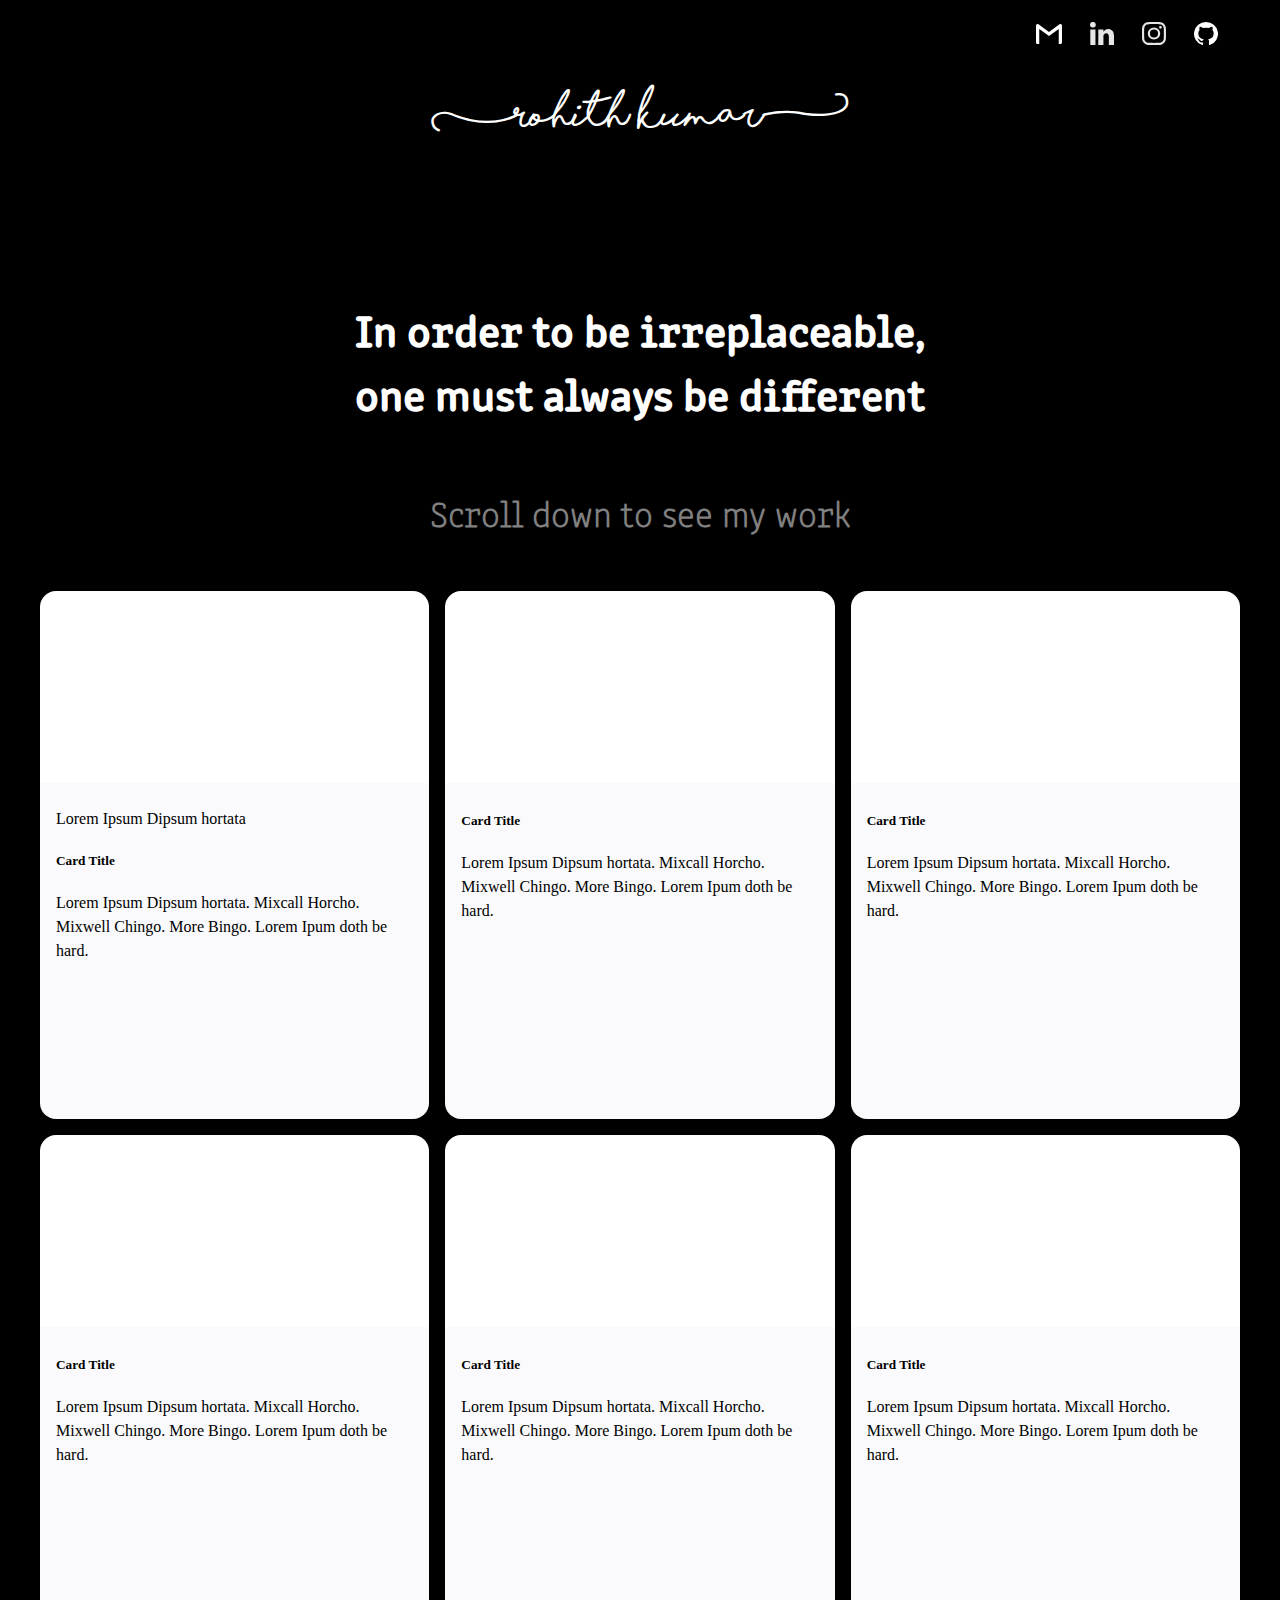
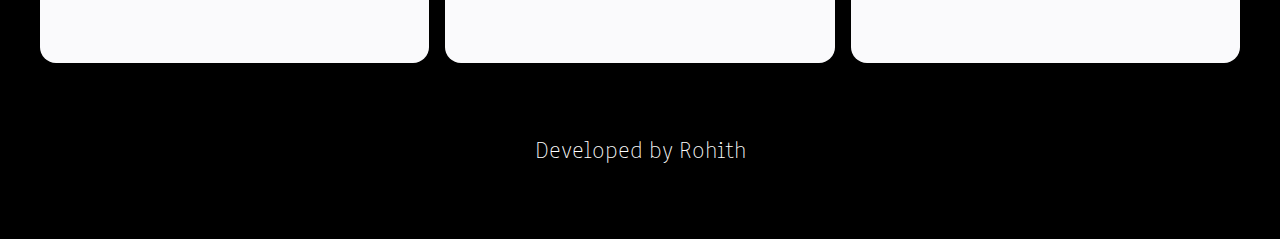
<file: index.html>
<!DOCTYPE html>
<html lang="en">

<head>
    <meta charset="UTF-8">
    <meta name="viewport" content="width=device-width, initial-scale=1.0">
    <meta http-equiv="X-UA-Compatible" content="ie=edge">
    <link rel="stylesheet" href="https://use.fontawesome.com/releases/v5.1.0/css/all.css" integrity="sha384-lKuwvrZot6UHsBSfcMvOkWwlCMgc0TaWr+30HWe3a4ltaBwTZhyTEggF5tJv8tbt"
        crossorigin="anonymous">
    <link href="https://fonts.googleapis.com/css?family=Roboto|Roboto+Condensed|Roboto+Slab" rel="stylesheet">
    <link rel="stylesheet" href="style.css">
    <title>Rohith's Portfolio</title>
</head>

<body>
        <div id="slideout-menu">
            <ul>
                <!-- <li>
                    <a style="font-family: CloneRoundedLatn-Sb☞-Regular;" href="index.html">Home</a>
                </li> -->
                <!-- <li>
                    <a href="blogslist.html">Blog</a>
                </li>
                <li>
                    <a href="blogslist.html">Projects</a>
                </li> -->
                <ul style="max-width: 100%; margin-right: auto;margin-left: auto;">
                    <li>
                        <a href="mailto:rohitkumar2205@gmail.com" target="_blank">
                            <img src="img/gmail.svg"/>
                        </a>
                    </li>
                    <li>
                        <a href="https://www.linkedin.com/in/rohit-kumar-b0a438197/" target="_blank">
                            <img src="img/linkedin.svg"/>
                        </a>
                    </li>
                    <li>
                        <a href="https://www.instagram.com/chrohithkumar/" target="_blank">
                            <img src="img/instagram.svg"/>
                        </a>
                    </li>
                    <li>
                        <a  href="https://github.com/chrk2205" target="_blank">
                            <img src="img/github.svg"/>
                        </a>
                    </li>
                </ul>
            </ul>
        </div>
    
        <nav>
            <div>
                <ul>
                    <!-- <li>
                        <a class="active" href="index.html">Home</a>
                    </li> -->
                    <!-- <li>
                        <a href="blogslist.html">Blog</a>
                    </li>
                    <li>
                        <a href="blogslist.html">Projects</a>
                    </li> -->
                </ul>
            </div>
            <div id="menu-icon">
                <img src="img/nav-icon.svg"/>
            </div>
            <ul id="search-icon">
                <li>
                    <a href="mailto:rohitkumar2205@gmail.com" target="_blank">
                        <img style="margin-right: 6px; margin-left: 6px;" src="img/gmail.svg"/>
                    </a>
                </li>
                <li>
                    <a href="https://www.linkedin.com/in/rohit-kumar-b0a438197/" target="_blank">
                        <img style="margin-right: 6px; margin-left: 6px;" src="img/linkedin.svg"/>
                    </a>
                </li>
                <li>
                    <a href="https://www.instagram.com/chrohithkumar/" target="_blank">
                        <img style="margin-right: 6px; margin-left: 6px;" src="img/instagram.svg"/>
                    </a>
                </li>
                <li>
                    <a  href="https://github.com/chrk2205" target="_blank">
                        <img style="margin-right: 6px; margin-left: 6px;" src="img/github.svg"/>
                    </a>
                </li>
            </ul>
        </nav>
    
    <div id="banner">
        <h1>(Rohith kumar)</h1>
        <h3>In order to be irreplaceable,<br/> one must always be different</h3>
        <h4>Scroll down to see my work</h4>
    </div>

    
    <div class="cards">
        <div class="card">
            <!-- <div class="property-image"/> -->
            <div class="property-image" style="background-image: url('https://cdn.photographylife.com/wp-content/uploads/2017/01/What-is-landscape-photography.jpg');"></div>
            <div class="property-description">
                <p>Lorem Ipsum Dipsum hortata</p>
                <h5> Card Title </h5>
                <p>Lorem Ipsum Dipsum hortata. Mixcall Horcho. Mixwell Chingo. More Bingo. Lorem Ipum doth be hard.</p>
            </div>
        </div>
        <div class="card">
            <!-- <div class="property-image"/> -->
            <div class="property-image" style="background-image: url('https://cdn.photographylife.com/wp-content/uploads/2017/01/What-is-landscape-photography.jpg');"></div>
            <div class="property-description">
                <h5> Card Title </h5>
                <p>Lorem Ipsum Dipsum hortata. Mixcall Horcho. Mixwell Chingo. More Bingo. Lorem Ipum doth be hard.</p>
            </div>
        </div>
        <div class="card">
            <!-- <div class="property-image"/> -->
            <div class="property-image" style="background-image: url('https://cdn.photographylife.com/wp-content/uploads/2017/01/What-is-landscape-photography.jpg');"></div>
            <div class="property-description">
                <h5> Card Title </h5>
                <p>Lorem Ipsum Dipsum hortata. Mixcall Horcho. Mixwell Chingo. More Bingo. Lorem Ipum doth be hard.</p>
            </div>
        </div>
        <div class="card">
            <!-- <div class="property-image"/> -->
            <div class="property-image" style="background-image: url('https://cdn.photographylife.com/wp-content/uploads/2017/01/What-is-landscape-photography.jpg');"></div>
            <div class="property-description">
                <h5> Card Title </h5>
                <p>Lorem Ipsum Dipsum hortata. Mixcall Horcho. Mixwell Chingo. More Bingo. Lorem Ipum doth be hard.</p>
            </div>
        </div>
        <div class="card">
            <!-- <div class="property-image"/> -->
            <div class="property-image" style="background-image: url('https://cdn.photographylife.com/wp-content/uploads/2017/01/What-is-landscape-photography.jpg');"></div>
            <div class="property-description">
                <h5> Card Title </h5>
                <p>Lorem Ipsum Dipsum hortata. Mixcall Horcho. Mixwell Chingo. More Bingo. Lorem Ipum doth be hard.</p>
            </div>
        </div>
        <div class="card">
            <!-- <div class="property-image"/> -->
            <div class="property-image" style="background-image: url('https://cdn.photographylife.com/wp-content/uploads/2017/01/What-is-landscape-photography.jpg');"></div>
            <div class="property-description">
                <h5> Card Title </h5>
                <p>Lorem Ipsum Dipsum hortata. Mixcall Horcho. Mixwell Chingo. More Bingo. Lorem Ipum doth be hard.</p>
            </div>
        </div>
    </div>
    <footer>
        <p>Developed by Rohith</p>
    </footer>
    <script src="main.js"></script>
</body>

</html>
</file>
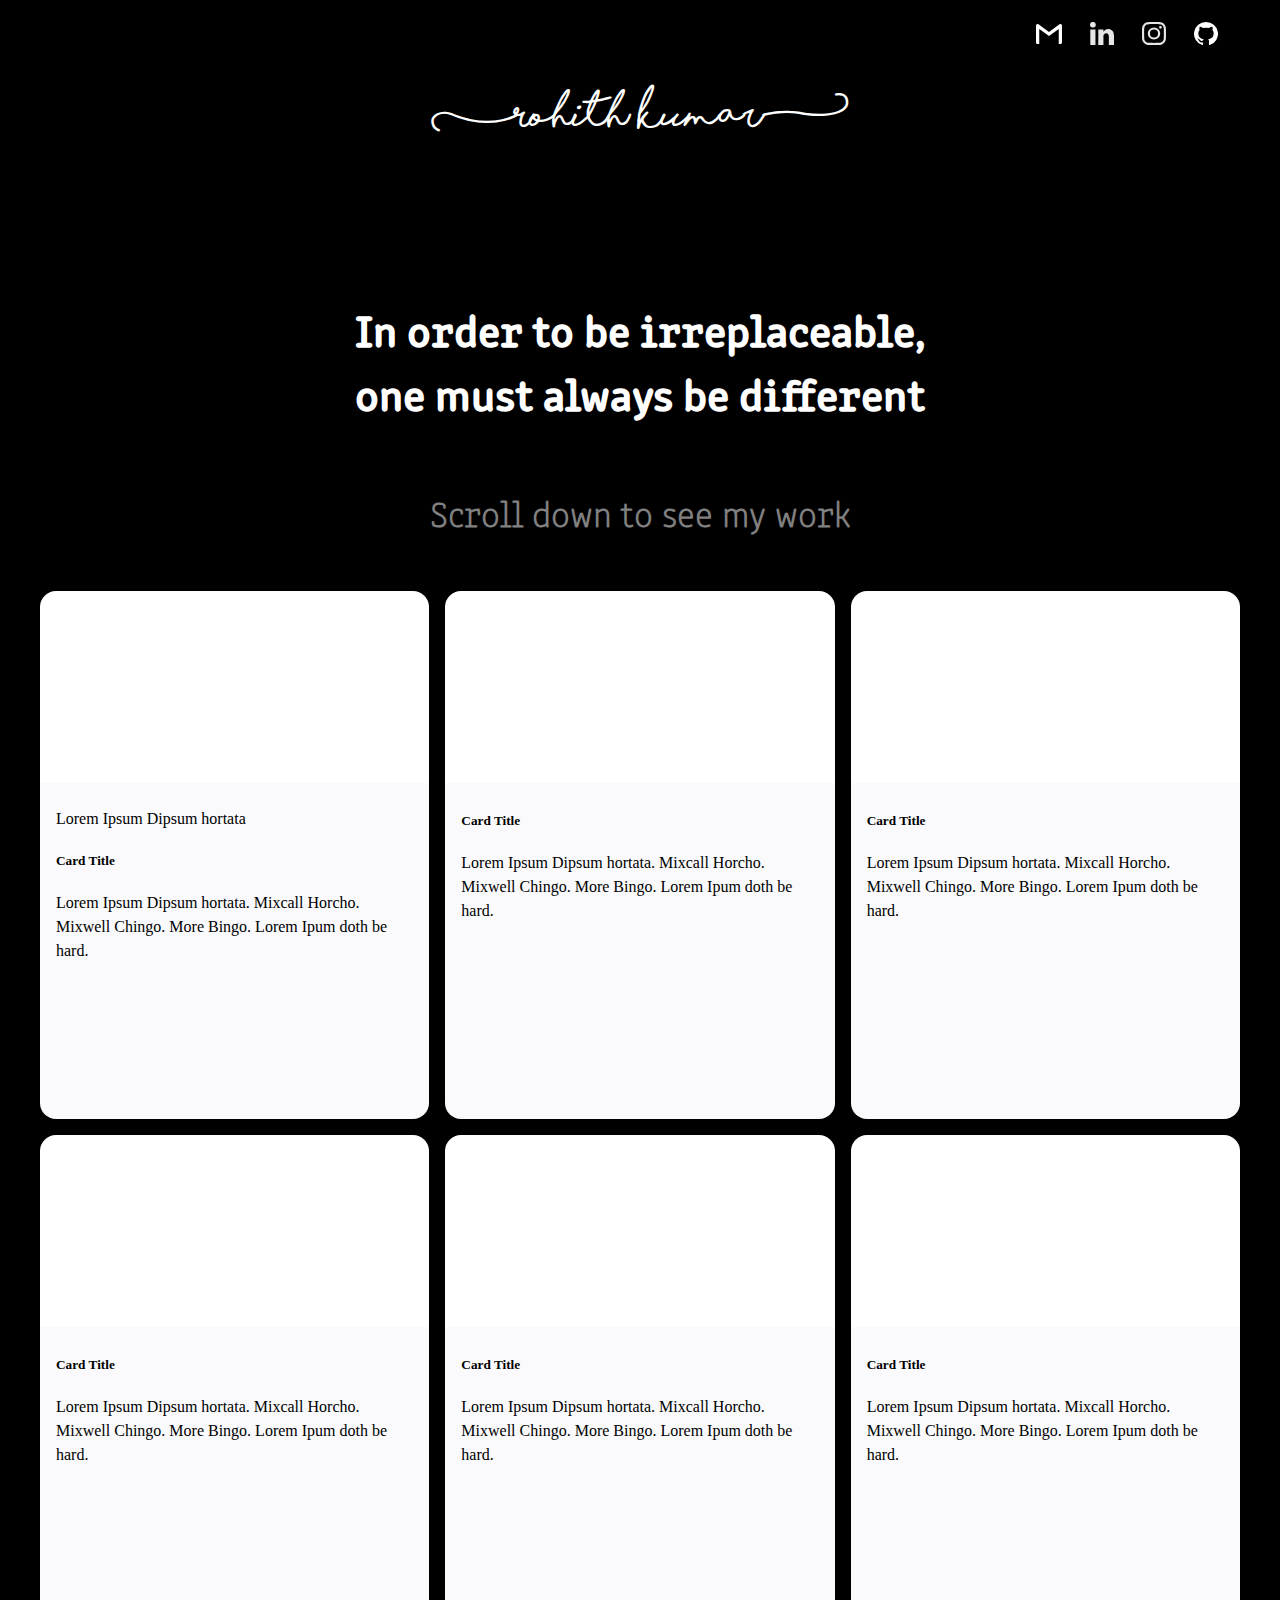
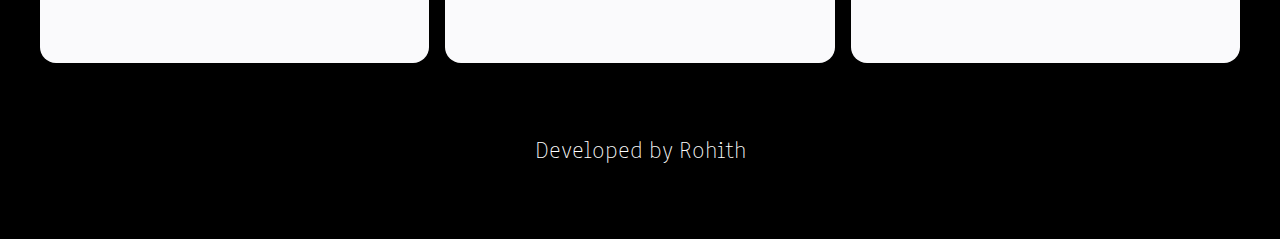
<file: one.html>
<!DOCTYPE html>
<html lang="en">

<head>
    <meta charset="UTF-8">
    <meta name="viewport" content="width=device-width, initial-scale=1.0">
    <meta http-equiv="X-UA-Compatible" content="ie=edge">
    <link rel="stylesheet" href="https://use.fontawesome.com/releases/v5.1.0/css/all.css" integrity="sha384-lKuwvrZot6UHsBSfcMvOkWwlCMgc0TaWr+30HWe3a4ltaBwTZhyTEggF5tJv8tbt"
        crossorigin="anonymous">
    <link href="https://fonts.googleapis.com/css?family=Roboto|Roboto+Condensed|Roboto+Slab" rel="stylesheet">
    <link rel="stylesheet" href="one.css">
    <title>Rohith's Portfolio</title>
</head>

<body>
        <div id="slideout-menu">
            <ul>
                <!-- <li>
                    <a style="font-family: CloneRoundedLatn-Sb☞-Regular;" href="index.html">Home</a>
                </li> -->
                <!-- <li>
                    <a href="blogslist.html">Blog</a>
                </li>
                <li>
                    <a href="blogslist.html">Projects</a>
                </li> -->
                <ul style="max-width: 100%; margin-right: auto;margin-left: auto;">
                    <li>
                        <a href="mailto:rohitkumar2205@gmail.com" target="_blank">
                            <img src="img/gmail.svg"/>
                        </a>
                    </li>
                    <li>
                        <a href="https://www.linkedin.com/in/rohit-kumar-b0a438197/" target="_blank">
                            <img src="img/linkedin.svg"/>
                        </a>
                    </li>
                    <li>
                        <a href="https://www.instagram.com/chrohithkumar/" target="_blank">
                            <img src="img/instagram.svg"/>
                        </a>
                    </li>
                    <li>
                        <a  href="https://github.com/chrk2205" target="_blank">
                            <img src="img/github.svg"/>
                        </a>
                    </li>
                </ul>
            </ul>
        </div>
    
        <nav>
            <div>
                <ul>
                    <!-- <li>
                        <a class="active" href="index.html">Home</a>
                    </li> -->
                    <!-- <li>
                        <a href="blogslist.html">Blog</a>
                    </li>
                    <li>
                        <a href="blogslist.html">Projects</a>
                    </li> -->
                </ul>
            </div>
            <div id="menu-icon">
                <img src="img/nav-icon.svg"/>
            </div>
            <ul id="search-icon">
                <li>
                    <a href="mailto:rohitkumar2205@gmail.com" target="_blank">
                        <img style="margin-right: 6px; margin-left: 6px;" src="img/gmail.svg"/>
                    </a>
                </li>
                <li>
                    <a href="https://www.linkedin.com/in/rohit-kumar-b0a438197/" target="_blank">
                        <img style="margin-right: 6px; margin-left: 6px;" src="img/linkedin.svg"/>
                    </a>
                </li>
                <li>
                    <a href="https://www.instagram.com/chrohithkumar/" target="_blank">
                        <img style="margin-right: 6px; margin-left: 6px;" src="img/instagram.svg"/>
                    </a>
                </li>
                <li>
                    <a  href="https://github.com/chrk2205" target="_blank">
                        <img style="margin-right: 6px; margin-left: 6px;" src="img/github.svg"/>
                    </a>
                </li>
            </ul>
        </nav>
    
    <div id="banner">
        <h1>(Rohith kumar)</h1>
        <h3>In order to be irreplaceable,<br/> one must always be different</h3>
        <h4>Scroll down to see my work</h4>
    </div>

    
    <div class="cards">
        <div class="card">
            <!-- <div class="property-image"/> -->
            <div class="property-image" style="background-image: url('https://cdn.photographylife.com/wp-content/uploads/2017/01/What-is-landscape-photography.jpg');"></div>
            <div class="property-description">
                <p>Lorem Ipsum Dipsum hortata</p>
                <h5> Card Title </h5>
                <p>Lorem Ipsum Dipsum hortata. Mixcall Horcho. Mixwell Chingo. More Bingo. Lorem Ipum doth be hard.</p>
            </div>
        </div>
        <div class="card">
            <!-- <div class="property-image"/> -->
            <div class="property-image" style="background-image: url('https://cdn.photographylife.com/wp-content/uploads/2017/01/What-is-landscape-photography.jpg');"></div>
            <div class="property-description">
                <h5> Card Title </h5>
                <p>Lorem Ipsum Dipsum hortata. Mixcall Horcho. Mixwell Chingo. More Bingo. Lorem Ipum doth be hard.</p>
            </div>
        </div>
        <div class="card">
            <!-- <div class="property-image"/> -->
            <div class="property-image" style="background-image: url('https://cdn.photographylife.com/wp-content/uploads/2017/01/What-is-landscape-photography.jpg');"></div>
            <div class="property-description">
                <h5> Card Title </h5>
                <p>Lorem Ipsum Dipsum hortata. Mixcall Horcho. Mixwell Chingo. More Bingo. Lorem Ipum doth be hard.</p>
            </div>
        </div>
        <div class="card">
            <!-- <div class="property-image"/> -->
            <div class="property-image" style="background-image: url('https://cdn.photographylife.com/wp-content/uploads/2017/01/What-is-landscape-photography.jpg');"></div>
            <div class="property-description">
                <h5> Card Title </h5>
                <p>Lorem Ipsum Dipsum hortata. Mixcall Horcho. Mixwell Chingo. More Bingo. Lorem Ipum doth be hard.</p>
            </div>
        </div>
        <div class="card">
            <!-- <div class="property-image"/> -->
            <div class="property-image" style="background-image: url('https://cdn.photographylife.com/wp-content/uploads/2017/01/What-is-landscape-photography.jpg');"></div>
            <div class="property-description">
                <h5> Card Title </h5>
                <p>Lorem Ipsum Dipsum hortata. Mixcall Horcho. Mixwell Chingo. More Bingo. Lorem Ipum doth be hard.</p>
            </div>
        </div>
        <div class="card">
            <!-- <div class="property-image"/> -->
            <div class="property-image" style="background-image: url('https://cdn.photographylife.com/wp-content/uploads/2017/01/What-is-landscape-photography.jpg');"></div>
            <div class="property-description">
                <h5> Card Title </h5>
                <p>Lorem Ipsum Dipsum hortata. Mixcall Horcho. Mixwell Chingo. More Bingo. Lorem Ipum doth be hard.</p>
            </div>
        </div>
    </div>
    <footer>
        <p>Developed by Rohith</p>
    </footer>
    <script src="main.js"></script>
</body>

</html>
</file>
<file: style.css>
@font-face {
  font-family: "ShorelinesScript-Bold";
  font-style: normal;
  font-weight: 700;
  src: url("fonts/Shorelines\ Script\ Bold.otf") format("opentype");
}

@font-face {
  font-family: "CloneRoundedLatn-Me☞-Regular";
  font-style: normal;
  font-weight: 400;
  src: url("fonts/CloneRoundedLatn-Me.ttf") format("truetype");
}

@font-face {
  font-family: "CloneRoundedLatn-Th☞-Regular";
  font-style: normal;
  font-weight: 400;
  src: url("fonts/CloneRoundedLatn-Th.ttf") format("truetype");
}

@font-face {
  font-family: "CloneRoundedLatn-Sb☞-Regular";
  font-style: normal;
  font-weight: 400;
  src: url("fonts/CloneRoundedLatn-Sb.ttf") format("truetype");
}

*{
  text-decoration: none;
}

body {
  background-color: black;
  margin: 0;
}

p {
  line-height: 1.5;
}

a {
  text-decoration: none;
  color: white;
}


/* Banner */

#banner {
  display: flex;
  align-items: center;
  justify-content: center;
  flex-direction: column;
  color: white;
}

#banner h1{
  font-family: "ShorelinesScript-Bold", Helvetica;
  font-size: 28px;
  margin-top: 80px;
  padding: 0 24px;
  text-align: center;
}

#banner h3{
  font-family: "CloneRoundedLatn-Me☞-Regular";
  font-size: 28px;
  padding: 0 24px;
  text-align: center;
}

#banner h4{
  font-family: "CloneRoundedLatn-Th☞-Regular";
  font-size: 28px;
  padding: 0 24px;
  text-align: center;
  opacity: 0.5;
}

/* Search Box */

#searchbox {
  position: fixed;
  right: 0;
  top: 24px;
  width: 500px;
  pointer-events: none;
  z-index: 50;
  transition: 0.4s;
}

#searchbox input {
  height: 48px;
  width: 100%;
}

/* Navigation */

nav {
  height: 76px;
  background: black;
  width: 100%;
  margin: 0;
  position: absolute;
  font-family: "CloneRoundedLatn-Th☞-Regular";
  font-size: 20px;
  display: flex;
  justify-content: space-between;
  padding: 0 16px 0 0;
  box-sizing: border-box;
}

nav a {
  padding: 0 8px;
  color: white;
  transition: 0.4s;
}

nav ul {
  display: flex;
  list-style: none;
  justify-content: space-around;
  align-items: center;
  height: 100%;
  margin: 0;
}

.active {
  font-family: "CloneRoundedLatn-Sb☞-Regular"; 
}

#menu-icon {
  height: 100%;
  font-size: 28px;
  padding: 0 4px;
  color: #eee;
  display: none;
  align-items: center;
}

/* Search Icon */

#search-icon {
  color: white;
  padding: 0 32px;
  cursor: pointer;
  transition: 0.4s;
}

#search-icon:hover {
  color: red;
}

/* Slideout Menu */

#slideout-menu {
  display: none;
  height: 100%;
  background: black;
  z-index: 100;
  position: fixed;
  transition: 0.4s;
  margin-top: 72px;
  width: 100%;
  text-align: center;
  opacity:0;
  pointer-events:none;
}

#slideout-menu ul {
  top: 50%;
  list-style: none;
  padding: 0 32px;
}

#slideout-menu ul li {
  padding: 8px;
}

#slideout-menu a {
  font-family: "CloneRoundedLatn-Th☞-Regular";
  font-size: 20px;
  color: white;
}

#slideout-menu ul ul{
  width: 100%;
  margin-top: 32px;
  display: flex;
  padding: 0px;
  justify-content: space-evenly;
}

/* Sections */

.card {
  background-color: white;
  border-radius: 16px;
  color: white;
  height: 32rem;
  margin-bottom: 16px;
}

.cards {
  max-width: 1200px;
  margin: 0 auto;
  display: grid;
  justify-content: center;
  align-content: center;
  grid-gap: 1rem;
  padding-left: 1rem;
  padding-right: 1rem;
}

.property-image
{
  height:12rem;
  border-radius: 16px 16px 0px 0px;
  background-size:cover;
  background-repeat:no-repeat;
}

.property-description
{
  background-color: #FAFAFC;
  height:20rem;
  border-radius: 0px 0px 16px 16px;
  -webkit-transition:all 0.4s cubic-bezier(0.645, 0.045, 0.355, 1);
  -o-transition:all 0.4s cubic-bezier(0.645, 0.045, 0.355, 1);
  transition:all 0.4s cubic-bezier(0.645, 0.045, 0.355, 1);
  padding: 0.5em 1em;
}

.property-description h5{
  color: black;
}

.property-description p{
  color: black;
}

.row {
  display: flex;
  flex-wrap: wrap;
  justify-content: center;
}

.flex-item{
  flex: 25%;
  max-width: 25%;
  padding: 0px 4px
}

.animate-enter {
  animation: animate-enter-frames 0.5s ease 0.3s 1 normal forwards;
  display: block;
  opacity: 0;
  transform: translate(0, 25px);
}

.flex-item img{
  margin-top: 4px;
  vertical-align: middle;
}

/* .flex-item .flex-image{
  margin-top: 4px;
  vertical-align: middle;
} */

.flex-item .flex-image p{
  font-family: "CloneRoundedLatn-Me☞-Regular";
  font-size: 36px;
  position: absolute;
  opacity: 1;
  top: 20%;
  left: 50%;
  transform: translate(-50%, -50%);
  color: white;
}

.flex-item .flex-image .item1 :hover{
  -webkit-filter: blur(2px);
  filter: blur(2px);
}


/* .flex-item .flex-image img .item1 :hover{
  -webkit-filter: blur(2px);
  filter: blur(2px);
}

.flex-item:hover .flex-image p{
  opacity: 1;
}
 */


/* Footer */

footer {
  margin-top: 50px;
  background: black;
  align-items: center;
}

footer p {
  font-family: "CloneRoundedLatn-Th☞-Regular";
  text-align: center;
  font-size: 24px;
  color: white;
  margin-top: 70px;
  margin-bottom: 70px;
}

/* Media Queries */

@media (max-width: 900px) {
  nav ul {
    display: none;
  }

  #menu-icon {
    display: flex;
  }

  #slideout-menu {
    display: block;
  }

  #searchbox {
    display: none;
  }

  #blogpost{
    width:100%;
    border-left:0;
  }

  #sidebar{
    display: none;
  }
}

@media (max-width: 600px) {

  h1 {
    font-size: 48px;
  }

  #banner h1 {
    font-size: 20px;
  }

  #banner h3 {
    font-size: 20px;
    margin-top: 60px;
  }

  #banner h4 {
    font-size: 16px;
    margin-top: 12px;
  }

  .row{
    padding: 0px 16px;
  }

  .flex-item{
    flex: 100%;
    max-width: 100%;
    padding: 0px 32px;
  }

  #logo-img {
    padding: 0;
  }

  footer p{
    font-size: 16px;
    margin-top: 40px;
    margin-bottom: 40px;
  }

  .cards { grid-template-columns: repeat(1, 1fr); }

}

@media (min-width: 600px) {
  
  .flex-item{
    flex: 100%;
    max-width: 100%;
    padding: 0px 32px;
  }

  .row{
    padding: 0px 16px;
  }

  footer p{
    font-size: 16px;
    margin-top: 40px;
    margin-bottom: 40px;
  }

  .cards { grid-template-columns: repeat(2, 1fr); }

}

@media (min-width: 720px) {

  #banner h1 {
    font-size: 36px;
  }

  #banner h3 {
    font-size: 40px;
    margin-top: 100px;
  }

  #banner h4 {
    font-size: 28px;
    margin-top: 16px;
  }

  .row{
    padding: 0px 32px;
  }

  .flex-item{
    flex: 25%;
    max-width: 25%;
    padding: 0px 4px;
  }

  footer p{
    font-size: 24px;
    margin-top: 70px;
    margin-bottom: 70px;
  }

  .cards { grid-template-columns: repeat(3, 1fr); }

}

@media (min-width: 1200px) {


  #banner h1 {
    font-size: 36px;
  }

  #banner h3 {
    font-size: 44px;
    margin-top: 120px;
  }

  #banner h4 {
    font-size: 36px;
    margin-top: 16px;
  }

  footer p{
    font-size: 24px;
    margin-top: 70px;
    margin-bottom: 70px;
  }
}

@keyframes animate-enter-frames {
  from {
    opacity: 0;
    transform: translate(0, 25px);
  }
  to {
    opacity: 1;
    transform: translate(0, 0);
  }
}
</file>
<file: one.css>
@font-face {
  font-family: "ShorelinesScript-Bold";
  font-style: normal;
  font-weight: 700;
  src: url("fonts/Shorelines\ Script\ Bold.otf") format("opentype");
}

@font-face {
  font-family: "CloneRoundedLatn-Me☞-Regular";
  font-style: normal;
  font-weight: 400;
  src: url("fonts/CloneRoundedLatn-Me.ttf") format("truetype");
}

@font-face {
  font-family: "CloneRoundedLatn-Th☞-Regular";
  font-style: normal;
  font-weight: 400;
  src: url("fonts/CloneRoundedLatn-Th.ttf") format("truetype");
}

@font-face {
  font-family: "CloneRoundedLatn-Sb☞-Regular";
  font-style: normal;
  font-weight: 400;
  src: url("fonts/CloneRoundedLatn-Sb.ttf") format("truetype");
}

*{
  text-decoration: none;
}

body {
  background-color: black;
  margin: 0;
}

p {
  line-height: 1.5;
}

a {
  text-decoration: none;
  color: white;
}


/* Banner */

#banner {
  display: flex;
  align-items: center;
  justify-content: center;
  flex-direction: column;
  color: white;
}

#banner h1{
  font-family: "ShorelinesScript-Bold", Helvetica;
  font-size: 28px;
  margin-top: 80px;
  padding: 0 24px;
  text-align: center;
}

#banner h3{
  font-family: "CloneRoundedLatn-Me☞-Regular";
  font-size: 28px;
  padding: 0 24px;
  text-align: center;
}

#banner h4{
  font-family: "CloneRoundedLatn-Th☞-Regular";
  font-size: 28px;
  padding: 0 24px;
  text-align: center;
  opacity: 0.5;
}

/* Search Box */

#searchbox {
  position: fixed;
  right: 0;
  top: 24px;
  width: 500px;
  pointer-events: none;
  z-index: 50;
  transition: 0.4s;
}

#searchbox input {
  height: 48px;
  width: 100%;
}

/* Navigation */

nav {
  height: 76px;
  background: black;
  width: 100%;
  margin: 0;
  position: absolute;
  font-family: "CloneRoundedLatn-Th☞-Regular";
  font-size: 20px;
  display: flex;
  justify-content: space-between;
  padding: 0 16px 0 0;
  box-sizing: border-box;
}

nav a {
  padding: 0 8px;
  color: white;
  transition: 0.4s;
}

nav ul {
  display: flex;
  list-style: none;
  justify-content: space-around;
  align-items: center;
  height: 100%;
  margin: 0;
}

.active {
  font-family: "CloneRoundedLatn-Sb☞-Regular"; 
}

#menu-icon {
  height: 100%;
  font-size: 28px;
  padding: 0 4px;
  color: #eee;
  display: none;
  align-items: center;
}

/* Search Icon */

#search-icon {
  color: white;
  padding: 0 32px;
  cursor: pointer;
  transition: 0.4s;
}

#search-icon:hover {
  color: red;
}

/* Slideout Menu */

#slideout-menu {
  display: none;
  height: 100%;
  background: black;
  z-index: 100;
  position: fixed;
  transition: 0.4s;
  margin-top: 72px;
  width: 100%;
  text-align: center;
  opacity:0;
  pointer-events:none;
}

#slideout-menu ul {
  top: 50%;
  list-style: none;
  padding: 0 32px;
}

#slideout-menu ul li {
  padding: 8px;
}

#slideout-menu a {
  font-family: "CloneRoundedLatn-Th☞-Regular";
  font-size: 20px;
  color: white;
}

#slideout-menu ul ul{
  width: 100%;
  margin-top: 32px;
  display: flex;
  padding: 0px;
  justify-content: space-evenly;
}

/* Sections */

.card {
  background-color: white;
  border-radius: 16px;
  color: white;
  height: 32rem;
  margin-bottom: 16px;
}

.cards {
  max-width: 1200px;
  margin: 0 auto;
  display: grid;
  justify-content: center;
  align-content: center;
  grid-gap: 1rem;
  padding-left: 1rem;
  padding-right: 1rem;
}

.property-image
{
  height:12rem;
  border-radius: 16px 16px 0px 0px;
  background-size:cover;
  background-repeat:no-repeat;
}

.property-description
{
  background-color: #FAFAFC;
  height:20rem;
  border-radius: 0px 0px 16px 16px;
  -webkit-transition:all 0.4s cubic-bezier(0.645, 0.045, 0.355, 1);
  -o-transition:all 0.4s cubic-bezier(0.645, 0.045, 0.355, 1);
  transition:all 0.4s cubic-bezier(0.645, 0.045, 0.355, 1);
  padding: 0.5em 1em;
}

.property-description h5{
  color: black;
}

.property-description p{
  color: black;
}

.row {
  display: flex;
  flex-wrap: wrap;
  justify-content: center;
}

.flex-item{
  flex: 25%;
  max-width: 25%;
  padding: 0px 4px
}

.animate-enter {
  animation: animate-enter-frames 0.5s ease 0.3s 1 normal forwards;
  display: block;
  opacity: 0;
  transform: translate(0, 25px);
}

.flex-item img{
  margin-top: 4px;
  vertical-align: middle;
}

/* .flex-item .flex-image{
  margin-top: 4px;
  vertical-align: middle;
} */

.flex-item .flex-image p{
  font-family: "CloneRoundedLatn-Me☞-Regular";
  font-size: 36px;
  position: absolute;
  opacity: 1;
  top: 20%;
  left: 50%;
  transform: translate(-50%, -50%);
  color: white;
}

.flex-item .flex-image .item1 :hover{
  -webkit-filter: blur(2px);
  filter: blur(2px);
}


/* .flex-item .flex-image img .item1 :hover{
  -webkit-filter: blur(2px);
  filter: blur(2px);
}

.flex-item:hover .flex-image p{
  opacity: 1;
}
 */


/* Footer */

footer {
  margin-top: 50px;
  background: black;
  align-items: center;
}

footer p {
  font-family: "CloneRoundedLatn-Th☞-Regular";
  text-align: center;
  font-size: 24px;
  color: white;
  margin-top: 70px;
  margin-bottom: 70px;
}

/* Media Queries */

@media (max-width: 900px) {
  nav ul {
    display: none;
  }

  #menu-icon {
    display: flex;
  }

  #slideout-menu {
    display: block;
  }

  #searchbox {
    display: none;
  }

  #blogpost{
    width:100%;
    border-left:0;
  }

  #sidebar{
    display: none;
  }
}

@media (max-width: 600px) {

  h1 {
    font-size: 48px;
  }

  #banner h1 {
    font-size: 20px;
  }

  #banner h3 {
    font-size: 20px;
    margin-top: 60px;
  }

  #banner h4 {
    font-size: 16px;
    margin-top: 12px;
  }

  .row{
    padding: 0px 16px;
  }

  .flex-item{
    flex: 100%;
    max-width: 100%;
    padding: 0px 32px;
  }

  #logo-img {
    padding: 0;
  }

  footer p{
    font-size: 16px;
    margin-top: 40px;
    margin-bottom: 40px;
  }

  .cards { grid-template-columns: repeat(1, 1fr); }

}

@media (min-width: 600px) {
  
  .flex-item{
    flex: 100%;
    max-width: 100%;
    padding: 0px 32px;
  }

  .row{
    padding: 0px 16px;
  }

  footer p{
    font-size: 16px;
    margin-top: 40px;
    margin-bottom: 40px;
  }

  .cards { grid-template-columns: repeat(2, 1fr); }

}

@media (min-width: 720px) {

  #banner h1 {
    font-size: 36px;
  }

  #banner h3 {
    font-size: 40px;
    margin-top: 100px;
  }

  #banner h4 {
    font-size: 28px;
    margin-top: 16px;
  }

  .row{
    padding: 0px 32px;
  }

  .flex-item{
    flex: 25%;
    max-width: 25%;
    padding: 0px 4px;
  }

  footer p{
    font-size: 24px;
    margin-top: 70px;
    margin-bottom: 70px;
  }

  .cards { grid-template-columns: repeat(3, 1fr); }

}

@media (min-width: 1200px) {


  #banner h1 {
    font-size: 36px;
  }

  #banner h3 {
    font-size: 44px;
    margin-top: 120px;
  }

  #banner h4 {
    font-size: 36px;
    margin-top: 16px;
  }

  footer p{
    font-size: 24px;
    margin-top: 70px;
    margin-bottom: 70px;
  }
}

@keyframes animate-enter-frames {
  from {
    opacity: 0;
    transform: translate(0, 25px);
  }
  to {
    opacity: 1;
    transform: translate(0, 0);
  }
}
</file>
